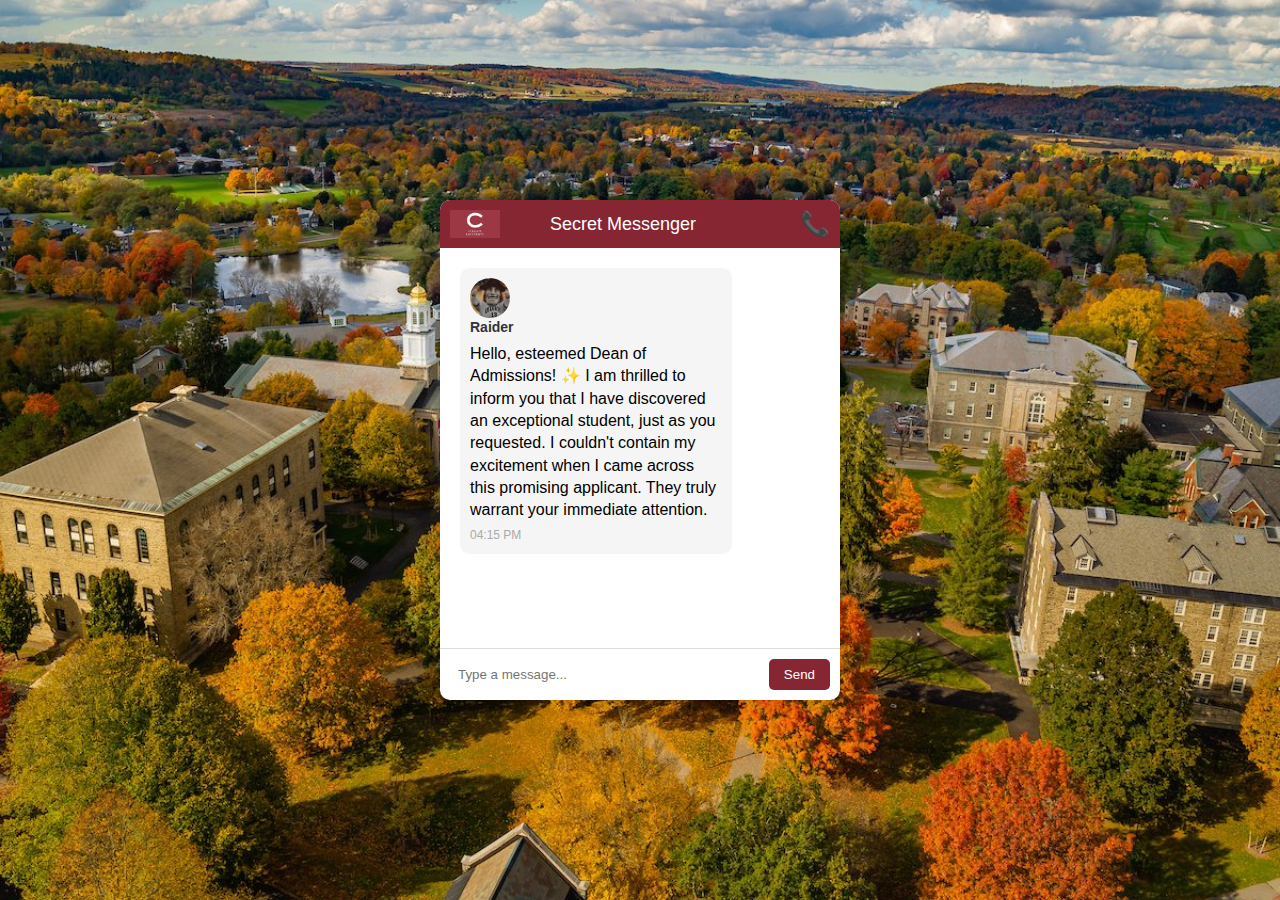
<file: chat.html>
<!DOCTYPE html>
<html lang="en">

<head>
    <meta charset="UTF-8">
    <meta name="viewport" content="width=device-width, initial-scale=1.0">
    <link rel="stylesheet" href="styles.css">
    <title>Secret Messenger</title>
</head>

<body>
    <div class="messenger">
        <div class="conversation-box">
            <div class="title-bar">
                <img src="colgate logo.jpg" alt="Secret Messenger Logo" class="logo">
                <span class="audio-icon">📞</span>
                Secret Messenger 
            </div>
            <div class="conversation" id="conversation"></div>
            <div class="message-input">
                <input type="text" placeholder="Type a message...">
                <button onclick="sendMessage()">Send</button>
            </div>
        </div>
        <div class="sidebar">
            <div class="sidebar-options">
                <div class="sidebar-option">
                    <div class="sidebar-icon phone-icon"></div>
                    <div class="sidebar-label">Phone</div>
                </div>
            </div>
        </div>
    </div>
    <script src="script.js"></script>
</body>

</html>
</file>
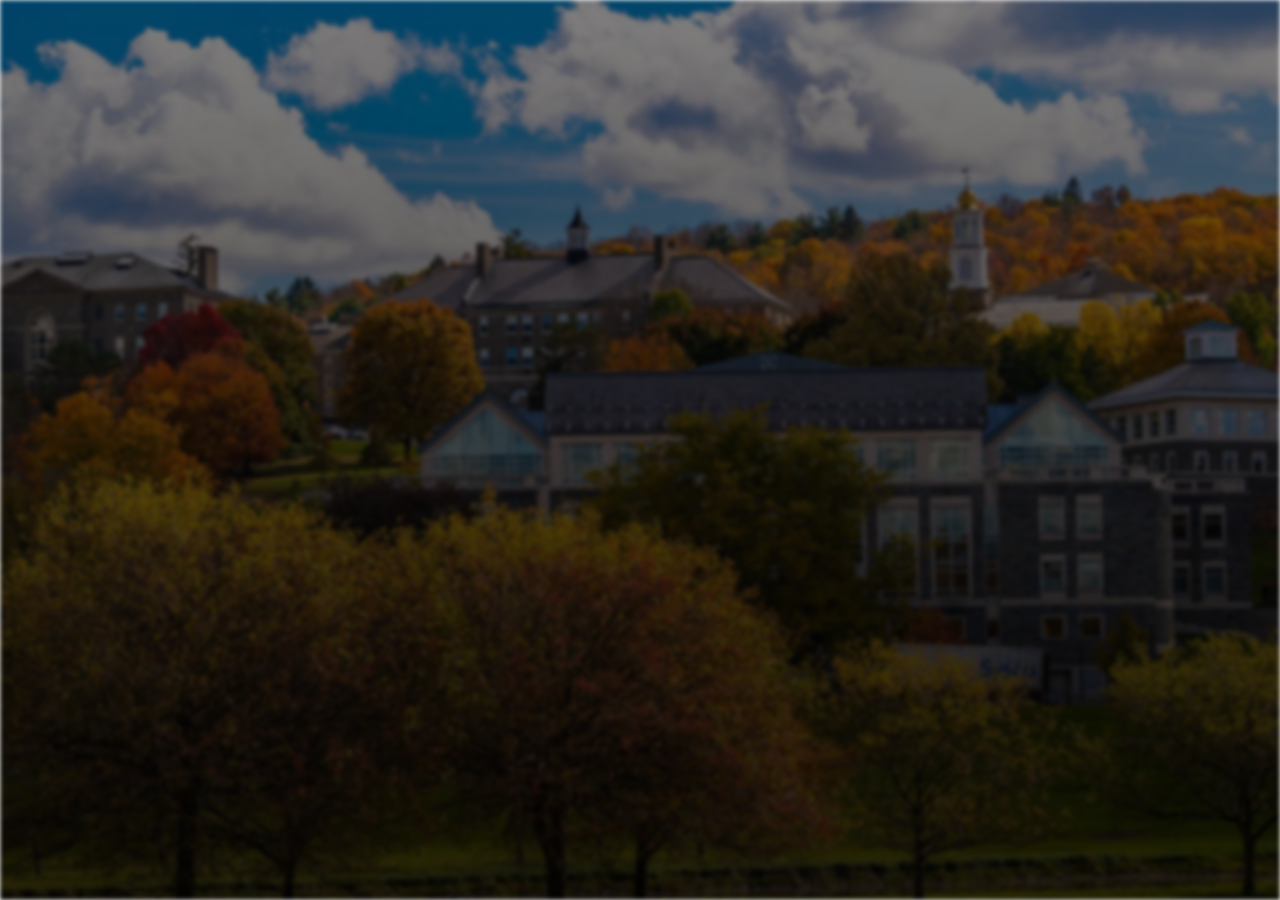
<file: ending.html>
<!DOCTYPE html>
<html lang="en">
<head>
  <meta charset="UTF-8">
  <meta name="viewport" content="width=device-width, initial-scale=1.0">
  <link rel="stylesheet" href="ending.css">
  <link rel="stylesheet" href="https://fonts.googleapis.com/css2?family=Montserrat:wght@400;700&display=swap">
  <title>Ending</title>
</head>
<body>
  <div class="background"></div>
  <div class="content">
    <p class="text" id="loveForRaider">
      My love for Colgate is like diving into a rabbit hole of research. You start with one question and emerge hours later with a mind full of unexpected connections and fascinating theories.
    </p>
    <p class="text" id="invitationText">
      As I reflect on the path behind me, I see resilience and growth. I've come so far, and I'm determined to cross this line. 
    </p>
    <p class="text" id="raiderText" style="display:none;">
      Colgate, will you be my home for the next four years?
    </p>
    
    <p class="text" id="codedBy" style="display:none;">
      Crafted and Coded with love by Sanil Dulal <br>(not of the parallel universe)
    </p>
    
  </div>
  <script src="ending.js"></script>
</body>
</html>
</file>
<file: styles.css>
body {
    margin: 0;
    font-family: 'Arial', sans-serif;
    overflow: hidden;
}

.messenger {
    background-image: url('colgate\ chat.jpg');
    background-size: cover;
    background-position: center;
    height: 100vh;
    display: flex;
    justify-content: center;
    align-items: center;
    padding: 50px 20px;
    box-sizing: border-box;
}

.conversation-box {
    height: 500px; 
    max-width: 400px;
    width: 100%;
    display: flex;
    flex-direction: column;
    background-color: #fff;
    border-radius: 10px;
    box-shadow: 0 0 20px rgba(0, 0, 0, 0.2);
    position: fixed; 
    top: 50%; 
    transform: translateY(-50%); 
}

.title-bar {
    background-color: #862633;


    color: #fff;
    padding: 10px;
    font-size: 18px;
    text-align: center;
    border-top-left-radius: 10px;
    border-top-right-radius: 10px;
    position: relative; 
}

.title-bar .audio-icon,
.title-bar .video-icon {
    font-size: 24px;
    color: #fff;
    cursor: pointer;
    position: absolute;
    right: 10px; 
    top: 50%;
    transform: translateY(-50%);
}

.avatar {
    width: 40px;
    height: 40px;
    border-radius: 50%;
    background-size: cover;
    margin-right: 10px; 
}

.avatar-container {
    display: flex;
    align-items: flex-start; 
    margin-bottom: 5px; 
}

#raider-avatar {
    background-image: url('colgate\ mascot.jpg');
}

#dean-avatar {
    background-image: url('colgate\ dean.jpeg');
}

.conversation {
    flex: 1;
    padding: 20px;
    display: flex;
    flex-direction: column; 
    align-items: flex-start; 
    overflow-y: auto; 
}

.message {
    margin-bottom: 15px;
    padding: 10px;
    border-radius: 10px;
    font-size: 16px;
    line-height: 1.4;
    background-color: #F5F5F5;
    position: relative;
    max-width: 70%; 
}

.avatar.sent {
    margin-right: auto; 
    margin-left: 0; 
}

.avatar.received {
    margin-right: auto;
    margin-left: 0; 
}


.message-input {
    padding: 10px;
    border-top: 1px solid #ddd;
    display: flex;
    align-items: center;
}

.message-input input {
    flex: 1;
    padding: 8px;
    margin-right: 10px;
    border: none;
    border-radius: 5px;
}

.message-input button {
    background-color: #862633;


    color: #fff;
    padding: 8px 15px;
    border: none;
    border-radius: 5px;
    cursor: pointer;
}

.sidebar-options {
    display: flex;
    flex-direction: column;
    align-items: center;
}

.sidebar-option {
    margin: 10px 0;
    display: flex;
    flex-direction: column;
    align-items: center;
    cursor: pointer;
}


.phone-icon::before {
    content: '\1F4DE'; 
}

.video-icon::before {
    content: '\1F4F9'; 
}


.typing-indicator {
    align-self: flex-start;
    color: #aaa;
    font-style: italic;
    margin-bottom: 10px;
}

.logo {
    width: 50px; 
    height: auto; 
    margin-right: 50px; 
}

.title-bar {
    display: flex;
    align-items: center;
}

.message-timestamp {
    font-size: 12px;
    color: #aaa;
    margin-top: 5px;
}

.message-name {
    font-weight: bold;
    font-size: 14px;
    color: #333;
    margin-bottom: 5px;
}
</file>
<file: ending.css>
body, html {
  margin: 0;
  padding: 0;
  height: 100%;
  font-family: 'Quicksand', sans-serif; 
  overflow: hidden; 
}

.background {
  background: linear-gradient(rgba(0, 0, 0, 0.5), rgba(0, 0, 0, 0.8)), url('ending\ colgate.jpeg') center/cover no-repeat;
  height: 100vh;
  filter: blur(2px); 
  backdrop-filter: blur(2px); 
  transition: background 0.5s ease-in-out; 
}

.content {
  position: absolute;
  top: 50%;
  left: 50%;
  transform: translate(-50%, -50%);
  text-align: center;
  color: white;
  opacity: 1; 
  transition: transform 0.5s ease-in-out; 
}

.text {
  font-size: 25px; 
  line-height: 1.5;
  opacity: 0; 
  transition: opacity 0.5s ease-in-out, transform 0.5s ease-in-out; 
  text-shadow: 2px 2px 4px rgba(0, 0, 0, 0.8); 
}

#loveForRaider,
#invitationText,
#raiderText,
#codedBy {
  opacity: 0; 
  font-size: 28px; 
}

#loveForRaider {
  font-size: 24px; 
  color: #ffffff; 
}

#codedBy {
  display: none;
}

#loveForRaider,
#invitationText,
#raiderText,
#codedBy {
  margin-top: 30px; 
}

#invitationText,
#raiderText,
#codedBy {
  display: none; 
}

/* Animation effect */
.text:hover {
  transform: scale(1.05); 
}
</file>
